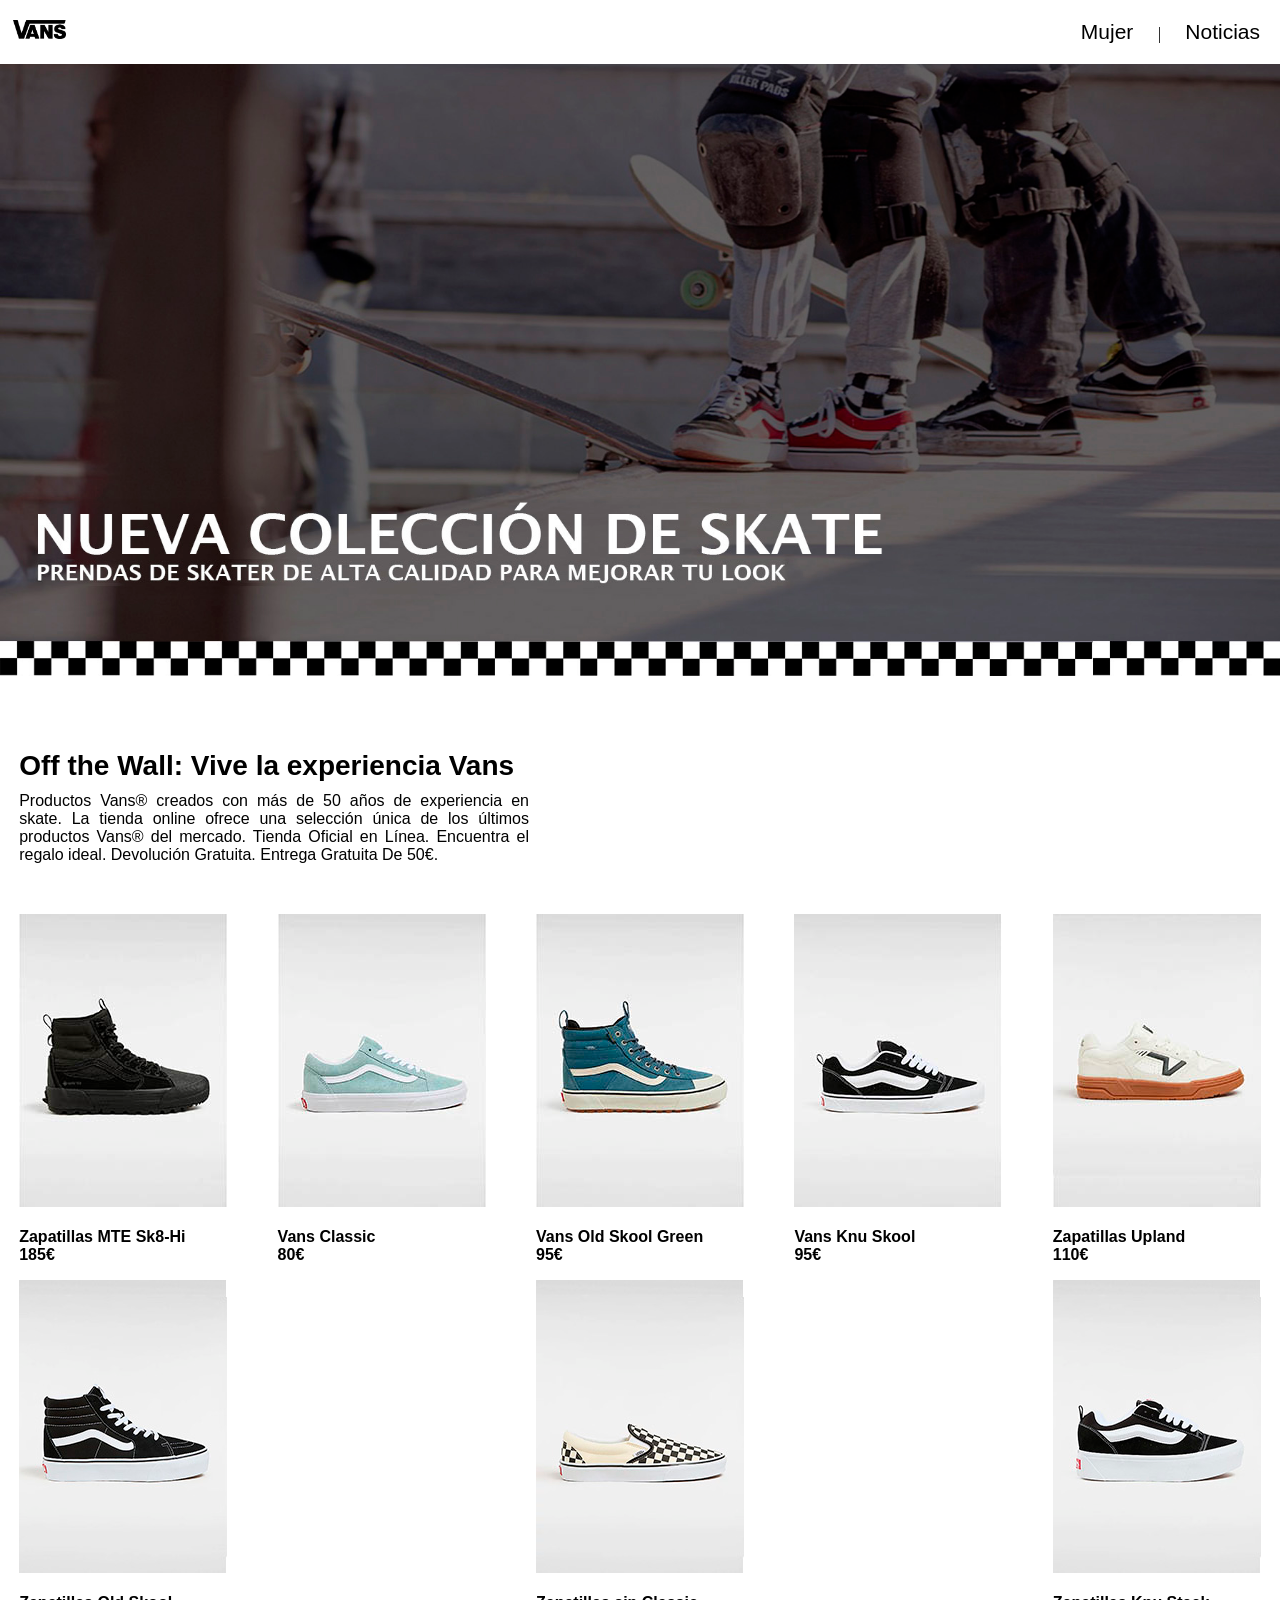
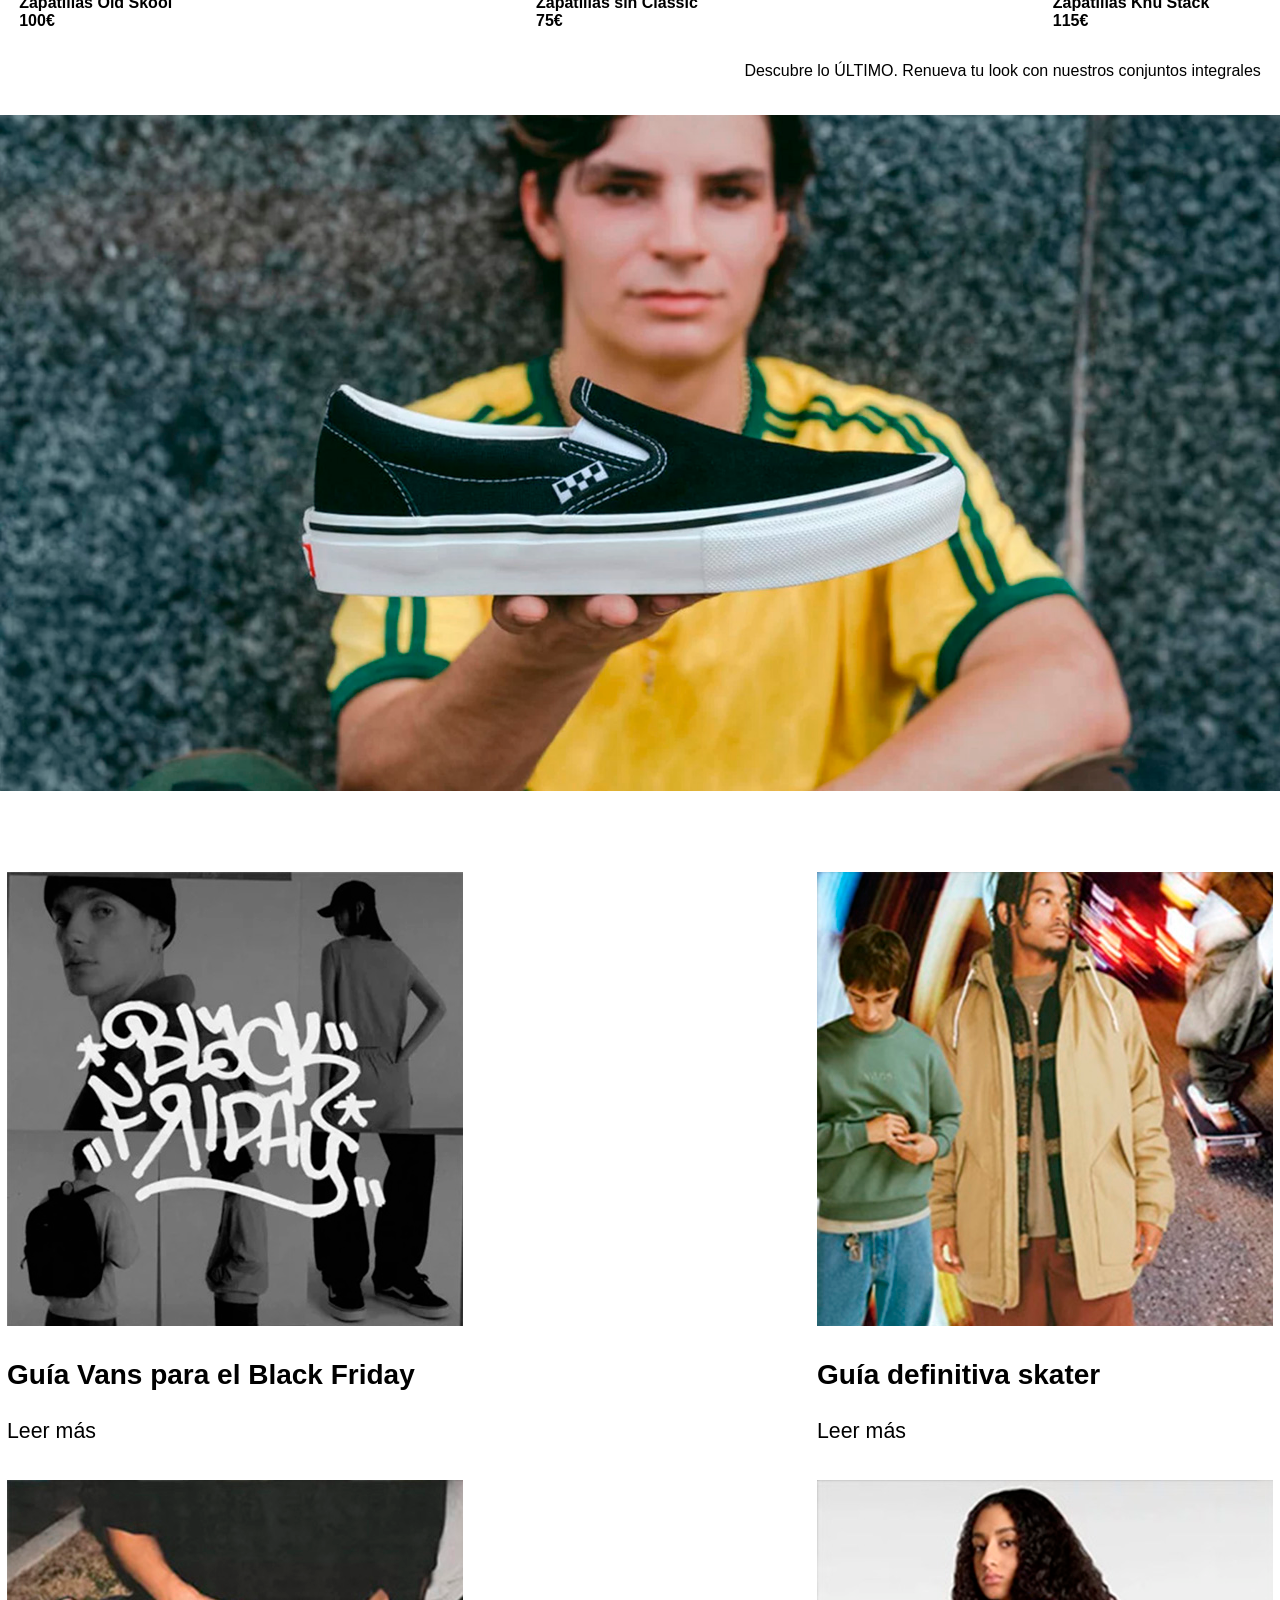
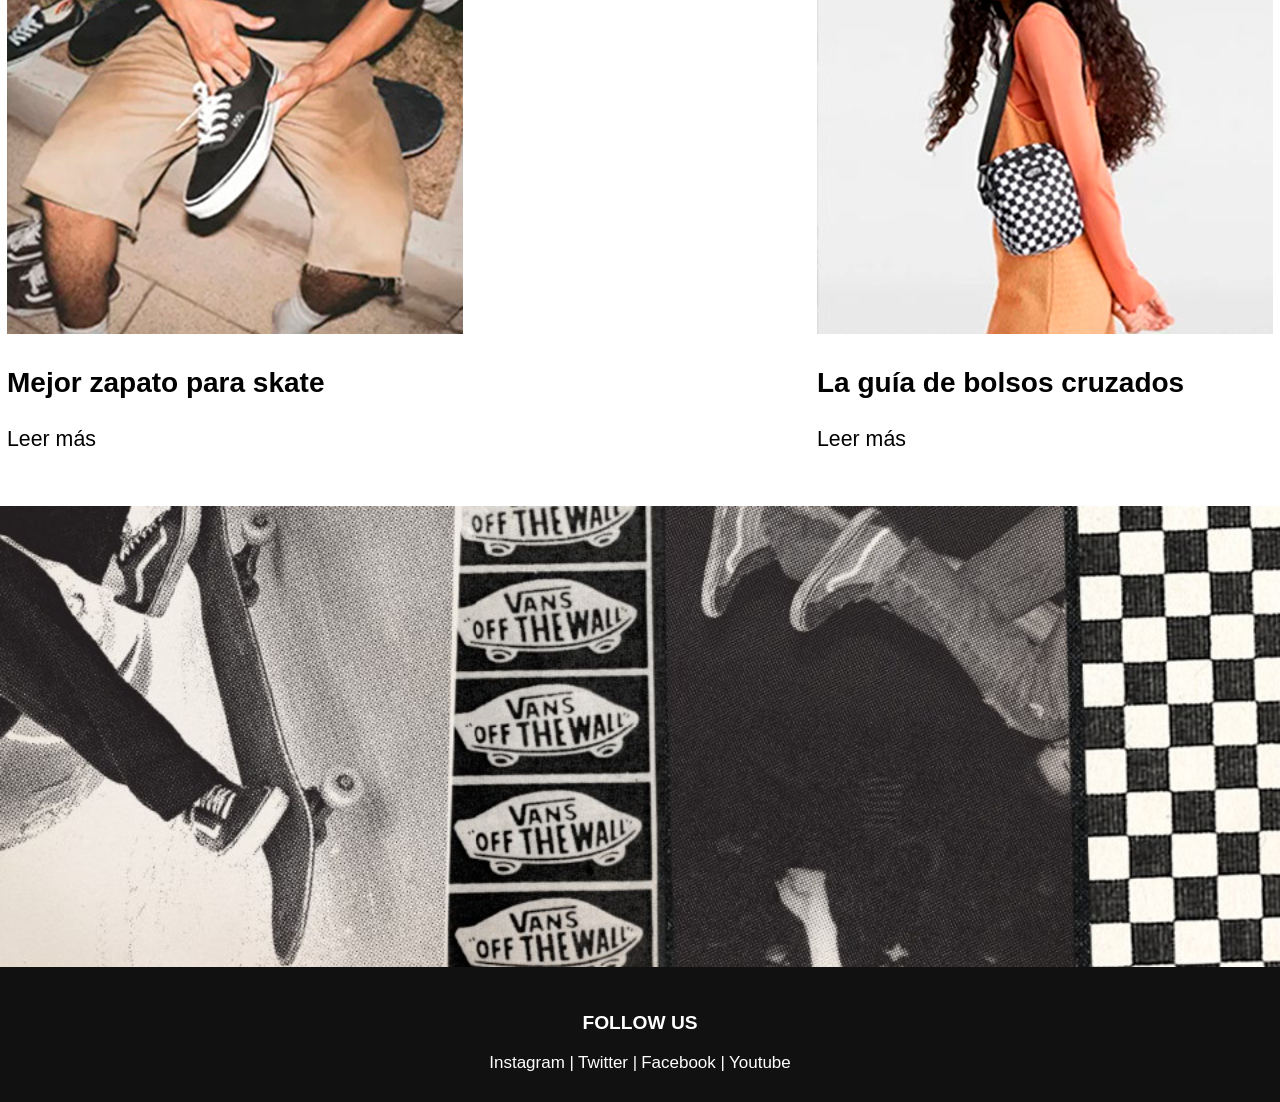
<file: index.html>
<!DOCTYPE html>
<head>
<link rel="stylesheet" type="text/css" href="css nerea vans.css">
<meta charset="utf-8">
<meta name="Vans ES | Calzado, Ropa y Mochilas de Hombre, Mujer y Niños" content="Adéntrate en la nueva colección de invierno en la tienda online oficial de Vans España.">
<meta name="author" content="Nerea">
<title>Vans | ES</title>
<header>
    <nav>
        <div>
            <a href="index.html"><img src="fotos\logo vans.png" class="loguito"></a>
        </div>
        <div>
            <a href="Nerea Mujer Vans.html"> <li class="mujer" ">Mujer</li> </a> |
            <a href="Nerea Noticias Vans.html"> <li class="noticias">Noticias</li> </a>
        </div>
    </nav>
</header>
<body>
    <div>
        <img src="fotos\vans-3.jpg" class="oso">
    </div>
<h2 class="cabra"><b>Off the Wall: Vive la experiencia Vans</b></h2>
<div class="mariposa">
    <p class="nomo">Productos Vans® creados con más de 50 años de experiencia en skate. La tienda online ofrece una selección única de los últimos productos Vans® del mercado. Tienda Oficial en Línea. Encuentra el regalo ideal. Devolución Gratuita. Entrega Gratuita De 50€.</p>
</div>
<a href="Nerea Mujer Vans.html"><div class="delfin">
    <div><img src="fotos\zapato1.jpg">
        <p class="foca"><b>Zapatillas MTE Sk8-Hi <br> 185€</b></p>
    </div>
    <div><img src="fotos\zapato2.jpg">
        <p class="foca"><b>Vans Classic <br> 80€</b></p>
    </div>
    <div><img src="fotos\zapato3.jpg">
        <p class="foca"><b>Vans Old Skool Green <br> 95€</b></p>
    </div>
    <div><img src="fotos\zapato4.jpg">
        <p class="foca"><b>Vans Knu Skool <br> 95€</b></p>
    </div>
    <div><img src="fotos\zapato5.jpg">
        <p class="foca"><b>Zapatillas Upland <br> 110€</b></p>
    </div>
    <div><img src="fotos\zapato6.jpg">
        <p class="foca"><b>Zapatillas Old Skool <br> 100€</b></p>
    </div>
    <div><img src="fotos\zapato7.jpg">
        <p class="foca"><b>Zapatillas sin Classic <br> 75€</b></p>
    </div>
    <div><img src="fotos\zapato8.jpg">
        <p class="foca"><b>Zapatillas Knu Stack <br> 115€</b></p>
    </div>
</div></a>
<div style="display: flex; justify-content: end; width: 100%;">
    <p class="pajaro">Descubre lo ÚLTIMO. Renueva tu look con nuestros conjuntos integrales</p>
</div>
<div>
    <img src="fotos\vans-5.jpg" class="oruga">
</div> 
<a href="Nerea Noticias Vans.html"><div class="rata">
    <div class="mono"><img src="fotos\not1.jpg">
        <p class="mo"><b>Guía Vans para el Black Friday</b></p>
        <p class="lala">Leer más</p>
    </div>
    <div class="mono"><img src="fotos\not2.jpg">
        <p class="mo"><b>Guía definitiva skater</b></p>
        <p class="lala">Leer más</p>
    </div>
    <div class="mono"><img src="fotos\not3.jpg">
        <p class="mo"><b>Mejor zapato para skate</b></p>
        <p class="lala">Leer más</p>
    </div>
    <div class="mono"><img src="fotos\not4.jpg">
        <p class="mo"><b>La guía de bolsos cruzados</b></p>
        <p class="lala">Leer más</p>
    </div>
</div></a>
<div>
    <img src="fotos\386363525_697149859126980_3078320202922459636_n.jpg" class="aves">
</div>
</body>
<footer class="kimi">
    <p class="komo"><b>FOLLOW US</b></p>
       <a href="https://www.instagram.com/vans/" class="kumu">Instagram  |</a> 
       <a href="https://x.com/vans_europe" class="kumu">Twitter  |</a> 
       <a href="https://www.facebook.com/VansEurope" class="kumu">Facebook  |</a> 
       <a href="https://www.youtube.com/user/VansShoes66" class="kumu">Youtube</a>
        </p>
</footer>
</html>
</file>
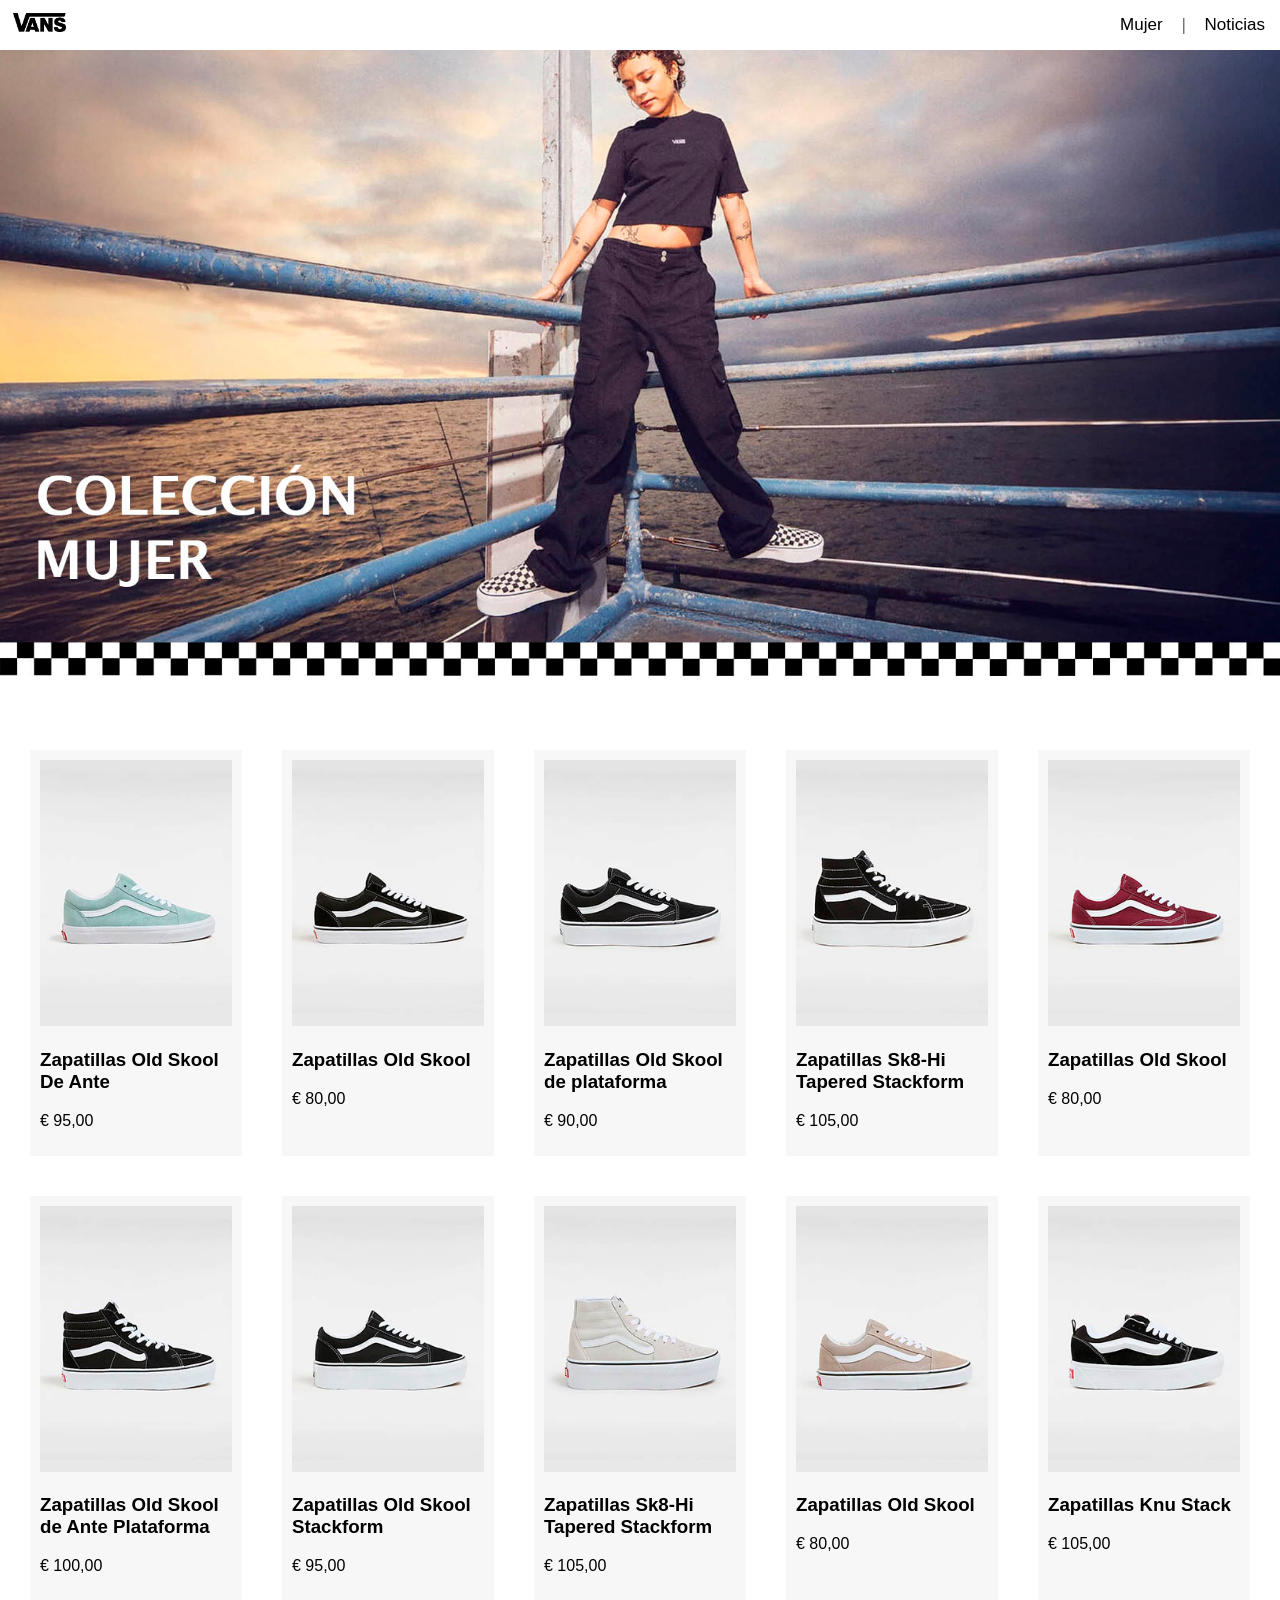
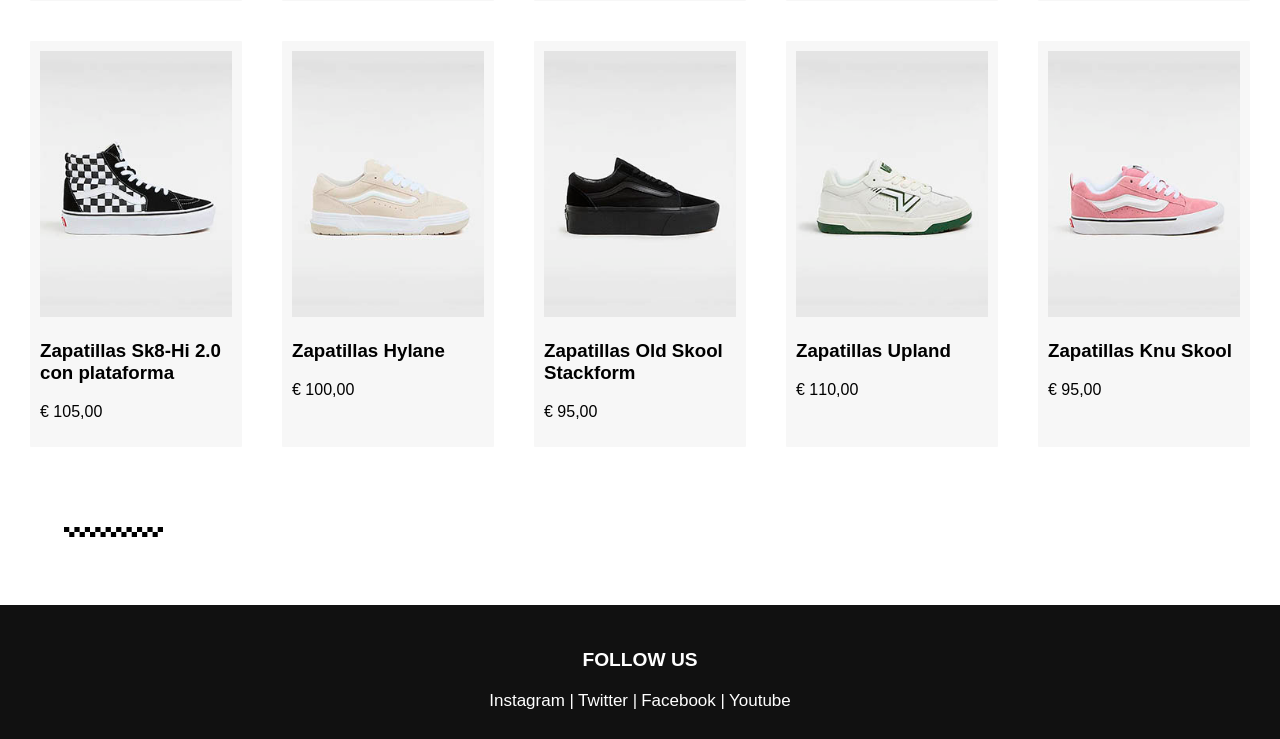
<file: Nerea Mujer Vans.html>
<!DOCTYPE html>
<head>
<link rel="stylesheet" type="text/css" href="css nerea vans.css">
<meta charset="utf-8">
<meta name="Vans ES | Calzado, Ropa y Mochilas de Hombre, Mujer y Niños" content="Adéntrate en la nueva colección de invierno en la tienda online oficial de Vans España.">
<meta name="author" content="Nerea">
<title> Mujer Vans | ES</title>
<header>
    <nav>
        <div>
            <a href="index.html"><img src="fotos\logo vans.png" class="loguito"></a>
        </div>
        <div>
            <a href="Nerea Mujer Vans.html"> <li>Mujer</li> </a> |
            <a href="Nerea Noticias Vans.html"> <li>Noticias</li> </a>
        </div>
    </nav>
</header>
<body>
    <div>
        <img src="fotos\vans-3 222.jpg" class="com">
    </div>

<div class="vaca">
    <div class="perro">
        <img src="fotos\1.jpg" style="width: 100%;"> 
        <h3 class="avestruz">Zapatillas Old Skool De Ante</h3>
        <p class="avestruz">€ 95,00 </p>
    </div>
    <div class="perro">
        <img src="fotos\2.jpg" style="width: 100%;"> 
        <h3 class="avestruz">Zapatillas Old Skool</h3>
        <p class="avestruz">€ 80,00 </p>
    </div>
    <div class="perro">
        <img src="fotos\3.jpg" style="width: 100%;"> 
        <h3 class="avestruz">Zapatillas Old Skool de plataforma</h3>
        <p class="avestruz">€ 90,00 </p>
    </div>
    <div class="perro">
        <img src="fotos\4.jpg" style="width: 100%;"> 
        <h3 class="avestruz">Zapatillas Sk8-Hi Tapered Stackform</h3>
        <p class="avestruz">€ 105,00 </p>
    </div>
    <div class="perro">
        <img src="fotos\5.jpg" style="width: 100%;"> 
        <h3 class="avestruz">Zapatillas Old Skool</h3>
        <p class="avestruz">€ 80,00 </p>
    </div>
    <div class="perro">
        <img src="fotos\6.jpg" style="width: 100%;"> 
        <h3 class="avestruz">Zapatillas Old Skool de Ante Plataforma</h3>
        <p class="avestruz">€ 100,00 </p>
    </div>
    <div class="perro">
        <img src="fotos\7.jpg" style="width: 100%;"> 
        <h3 class="avestruz">Zapatillas Old Skool Stackform</h3>
        <p class="avestruz">€ 95,00 </p>
    </div>
    <div class="perro">
        <img src="fotos\8.jpg" style="width: 100%;"> 
        <h3 class="avestruz">Zapatillas Sk8-Hi Tapered Stackform</h3>
        <p class="avestruz">€ 105,00 </p>
    </div>
    <div class="perro">
        <img src="fotos\9.jpg" style="width: 100%;"> 
        <h3 class="avestruz">Zapatillas Old Skool</h3>
        <p class="avestruz">€ 80,00 </p>
    </div>
    <div class="perro">
        <img src="fotos\10.jpg" style="width: 100%;"> 
        <h3 class="avestruz">Zapatillas Knu Stack</h3>
        <p class="avestruz">€ 105,00 </p>
    </div>
    <div class="perro">
        <img src="fotos\11.jpg" style="width: 100%;"> 
        <h3 class="avestruz">Zapatillas Sk8-Hi 2.0 con plataforma</h3>
        <p class="avestruz">€ 105,00 </p>
    </div>
    <div class="perro">
        <img src="fotos\13.jpg" style="width: 100%;"> 
        <h3 class="avestruz">Zapatillas Hylane</h3>
        <p class="avestruz">€ 100,00 </p>
    </div>
    <div class="perro">
        <img src="fotos\12.jpg" style="width: 100%;"> 
        <h3 class="avestruz">Zapatillas Old Skool Stackform</h3>
        <p class="avestruz">€ 95,00 </p>
    </div>
    <div class="perro">
        <img src="fotos\14.jpg" style="width: 100%;"> 
        <h3 class="avestruz">Zapatillas Upland</h3>
        <p class="avestruz"">€ 110,00 </p>
    </div>
    <div class="perro">
        <img src="fotos\15.jpg" style="width: 100%;"> 
        <h3 class="avestruz">Zapatillas Knu Skool</h3>
        <p class="avestruz">€ 95,00 </p>
    </div>
</div>
</body>
<div>
    <img src="fotos\230830_HP_Checker.png" class="cuadritos">
</div>
<footer class="kimi">
    <p class="komo"><b>FOLLOW US</b></p>
       <a href="https://www.instagram.com/vans/" class="kumu">Instagram  |</a> 
       <a href="https://x.com/vans_europe" class="kumu">Twitter  |</a> 
       <a href="https://www.facebook.com/VansEurope" class="kumu">Facebook  |</a> 
       <a href="https://www.youtube.com/user/VansShoes66" class="kumu">Youtube</a>
        </p>
</footer>
</html>
</file>
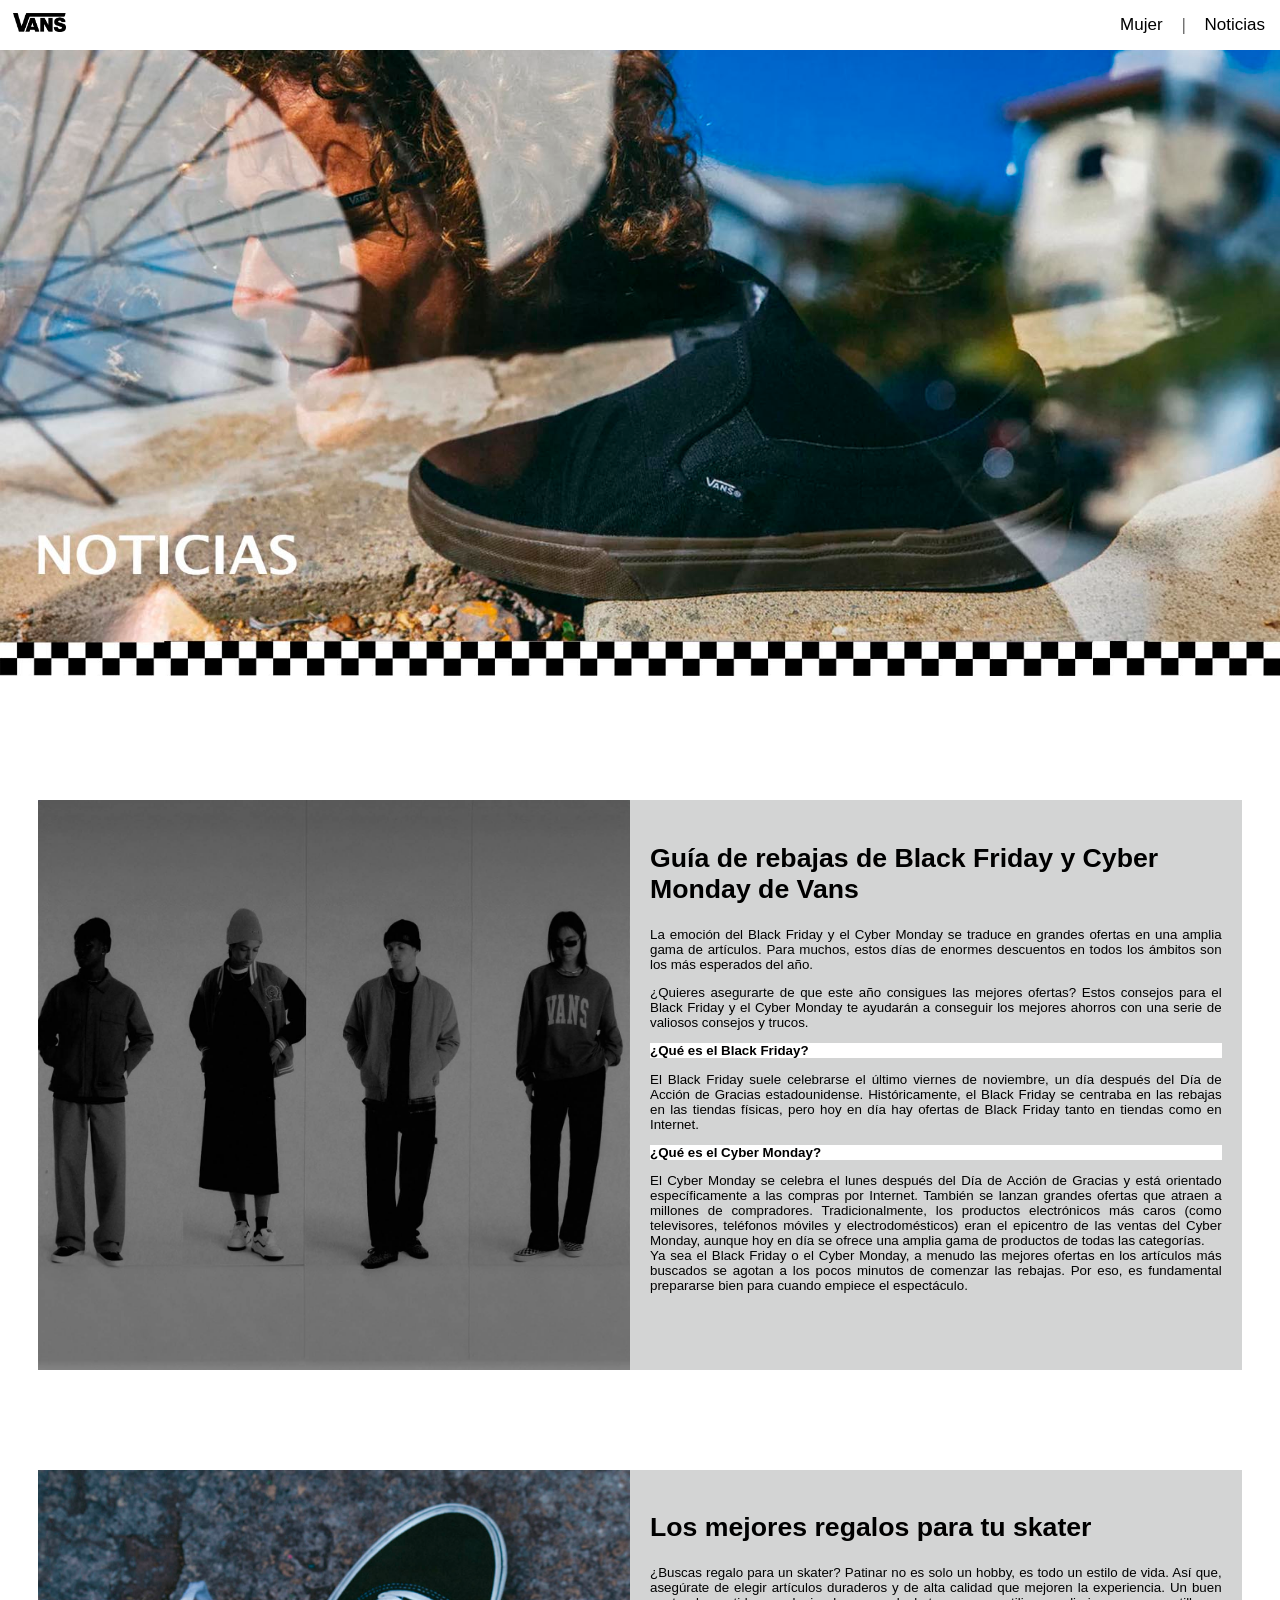
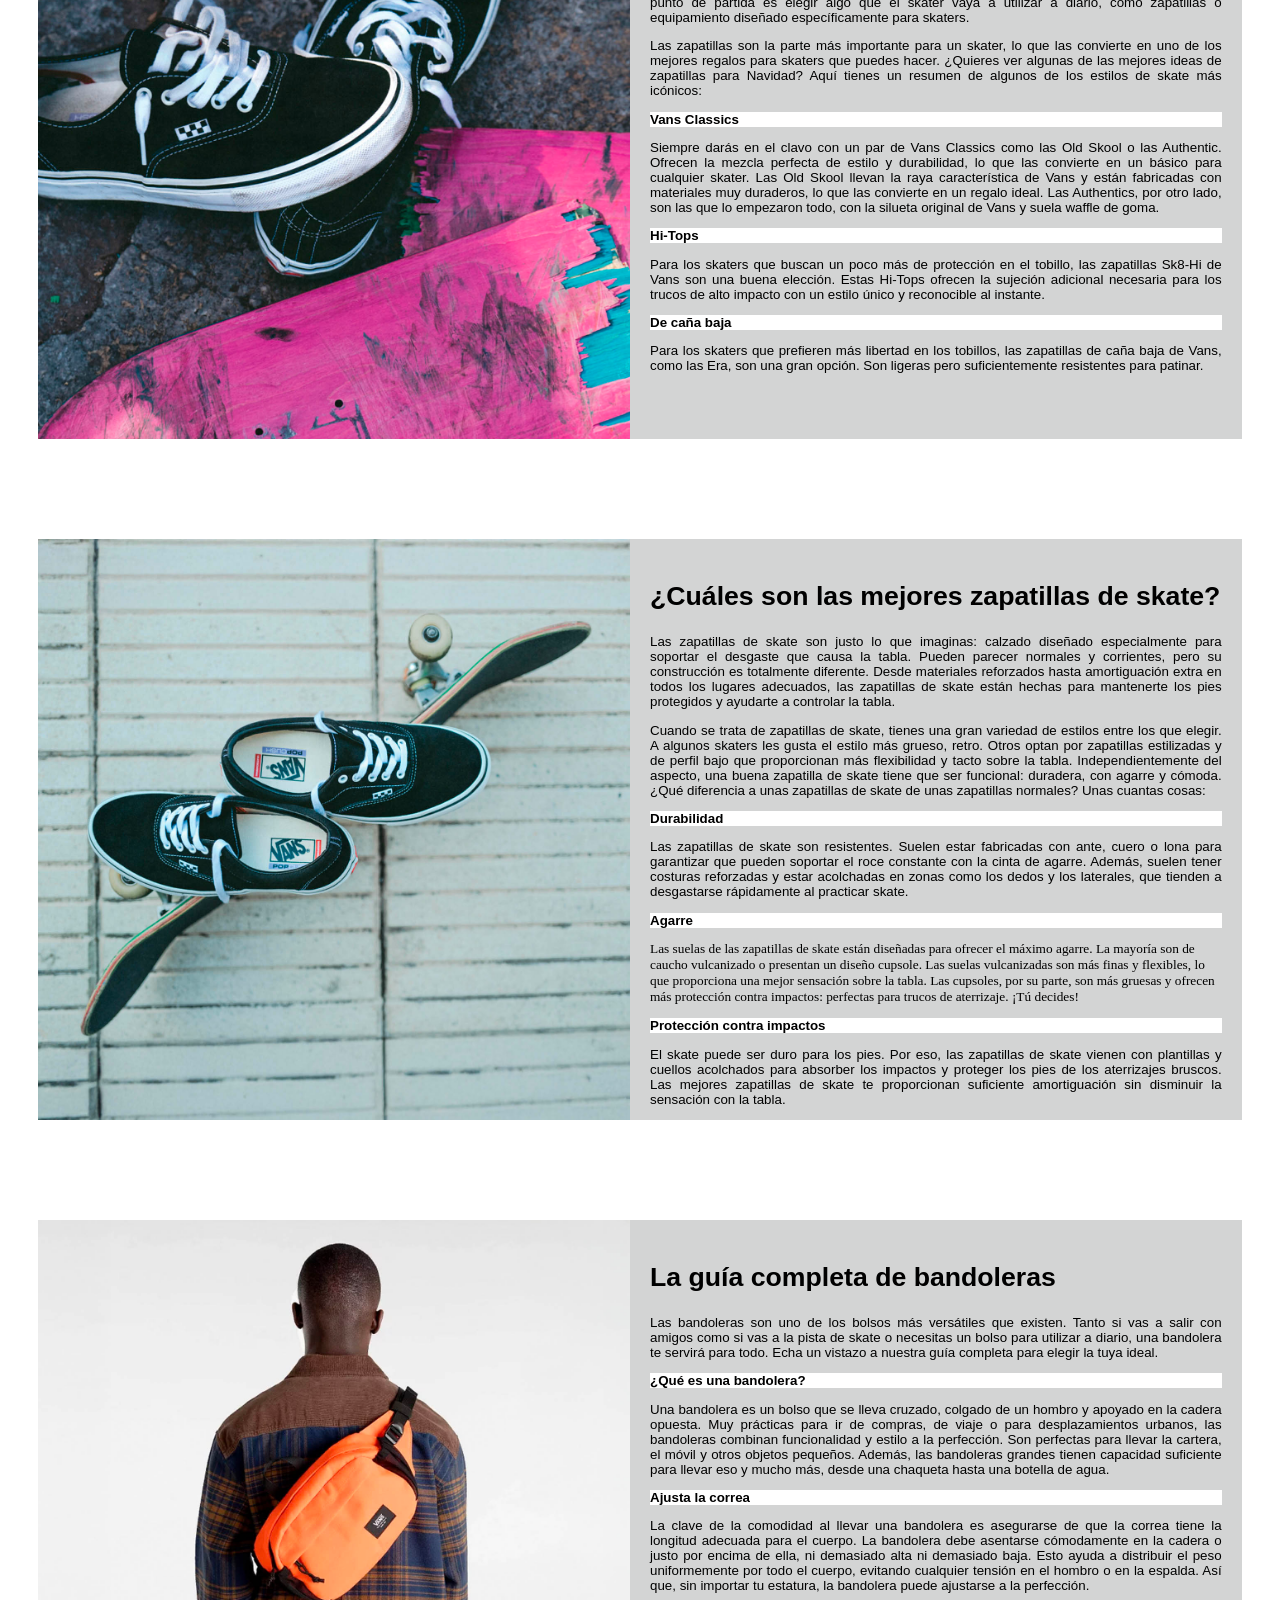
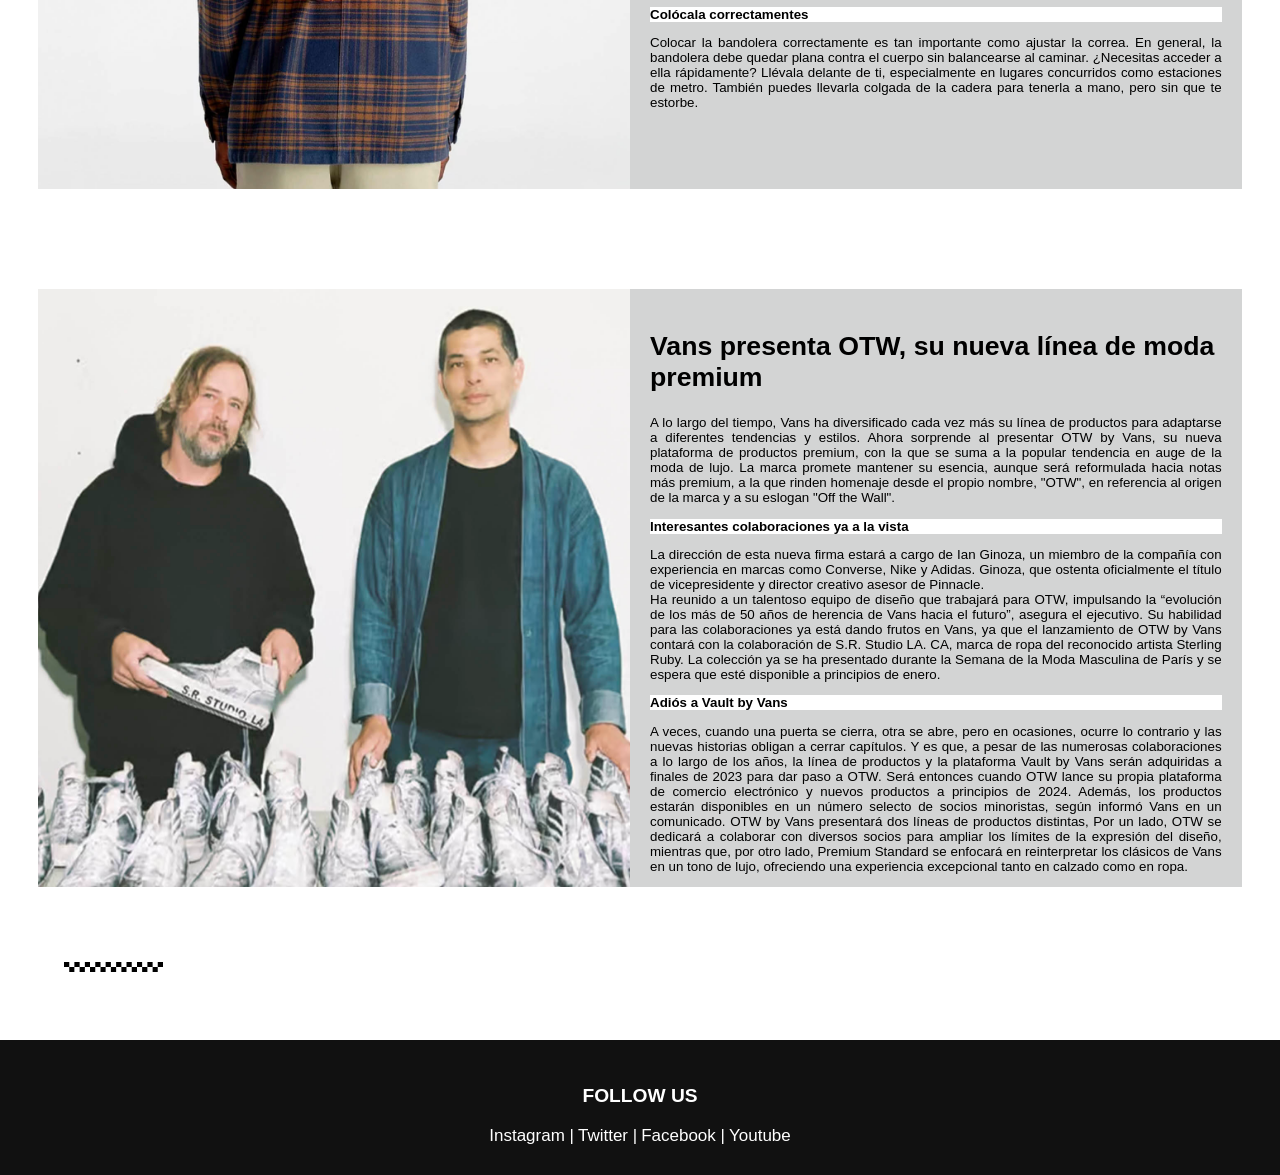
<file: Nerea Noticias Vans.html>
<!DOCTYPE html>
<head>
<link rel="stylesheet" type="text/css" href="css nerea vans.css">
<meta charset="utf-8">
<meta name="Vans ES | Calzado, Ropa y Mochilas de Hombre, Mujer y Niños" content="Adéntrate en la nueva colección de invierno en la tienda online oficial de Vans España.">
<meta name="author" content="Nerea">
<title>Noticias Vans | ES</title>
<header>
    <nav>
        <div>
            <a href="index.html"><img src="fotos\logo vans.png" class="loguito"></a>
        </div>
        <div>
            <a href="Nerea Mujer Vans.html"> <li>Mujer</li> </a> |
            <a href="Nerea Noticias Vans.html"> <li>Noticias</li> </a>
        </div>
    </nav>
</header>
<body>
    <div>
        <img src="fotos\vans-3 333.jpg" class="imagen1">
    </div>
    <div class="gato">
        <img src="fotos\n1.jpg" style="width: 100%; height: 100%;">
        <div class="pez">
            <h2 class="miku"><b>Guía de rebajas de Black Friday y Cyber Monday de Vans</b></h2>
            <p class="medusa">La emoción del Black Friday y el Cyber Monday se traduce en grandes ofertas en una amplia gama de artículos. Para muchos, estos días de enormes descuentos en todos los ámbitos son los más esperados del año.
            <p class="medusa">¿Quieres asegurarte de que este año consigues las mejores ofertas? Estos consejos para el Black Friday y el Cyber Monday te ayudarán a conseguir los mejores ahorros con una serie de valiosos consejos y trucos.</p>
            <p class="ballena"><b>¿Qué es el Black Friday?</b></p>
            <p class="medusa">El Black Friday suele celebrarse el último viernes de noviembre, un día después del Día de Acción de Gracias estadounidense. Históricamente, el Black Friday se centraba en las rebajas en las tiendas físicas, pero hoy en día hay ofertas de Black Friday tanto en tiendas como en Internet.</p>
            <p class="ballena"><b>¿Qué es el Cyber Monday?</b></p>
            <p class="medusa">El Cyber Monday se celebra el lunes después del Día de Acción de Gracias y está orientado específicamente a las compras por Internet. También se lanzan grandes ofertas que atraen a millones de compradores. Tradicionalmente, los productos electrónicos más caros (como televisores, teléfonos móviles y electrodomésticos) eran el epicentro de las ventas del Cyber Monday, aunque hoy en día se ofrece una amplia gama de productos de todas las categorías.<br> Ya sea el Black Friday o el Cyber Monday, a menudo las mejores ofertas en los artículos más buscados se agotan a los pocos minutos de comenzar las rebajas. Por eso, es fundamental prepararse bien para cuando empiece el espectáculo.</p>
        </div>
    </div>
    <div class="gato">
        <img src="fotos\n2.jpg" style="width: 100%; height: 100%;">
        <div class="pez">
            <h2 class="miku"><b>Los mejores regalos para tu skater</b></h2>
            <p class="medusa">¿Buscas regalo para un skater? Patinar no es solo un hobby, es todo un estilo de vida. Así que, asegúrate de elegir artículos duraderos y de alta calidad que mejoren la experiencia. Un buen punto de partida es elegir algo que el skater vaya a utilizar a diario, como zapatillas o equipamiento diseñado específicamente para skaters. </p>
            <p class="medusa">Las zapatillas son la parte más importante para un skater, lo que las convierte en uno de los mejores regalos para skaters que puedes hacer. ¿Quieres ver algunas de las mejores ideas de zapatillas para Navidad? Aquí tienes un resumen de algunos de los estilos de skate más icónicos:</p>
            <p class="ballena"><b>Vans Classics</b></p>
            <p class="medusa">Siempre darás en el clavo con un par de Vans Classics como las Old Skool o las Authentic. Ofrecen la mezcla perfecta de estilo y durabilidad, lo que las convierte en un básico para cualquier skater. Las Old Skool llevan la raya característica de Vans y están fabricadas con materiales muy duraderos, lo que las convierte en un regalo ideal. Las Authentics, por otro lado, son las que lo empezaron todo, con la silueta original de Vans y suela waffle de goma.</p>
            <p class="ballena"><b>Hi-Tops</b></p>
            <p class="medusa">Para los skaters que buscan un poco más de protección en el tobillo, las zapatillas Sk8-Hi de Vans son una buena elección. Estas Hi-Tops ofrecen la sujeción adicional necesaria para los trucos de alto impacto con un estilo único y reconocible al instante.</p>
            <p class="ballena"><b>De caña baja</b></p>
            <p class="medusa">Para los skaters que prefieren más libertad en los tobillos, las zapatillas de caña baja de Vans, como las Era, son una gran opción. Son ligeras pero suficientemente resistentes para patinar.</p>
        </div>
    </div>
    <div class="gato">
        <img src="fotos\n3.jpg" style="width: 100%; height: 100%;">
        <div class="pez">
            <h2 class="miku"><b>¿Cuáles son las mejores zapatillas de skate?</b></h2>
            <p class="medusa">Las zapatillas de skate son justo lo que imaginas: calzado diseñado especialmente para soportar el desgaste que causa la tabla. Pueden parecer normales y corrientes, pero su construcción es totalmente diferente. Desde materiales reforzados hasta amortiguación extra en todos los lugares adecuados, las zapatillas de skate están hechas para mantenerte los pies protegidos y ayudarte a controlar la tabla.</p>
            <p class="medusa">Cuando se trata de zapatillas de skate, tienes una gran variedad de estilos entre los que elegir. A algunos skaters les gusta el estilo más grueso, retro. Otros optan por zapatillas estilizadas y de perfil bajo que proporcionan más flexibilidad y tacto sobre la tabla. Independientemente del aspecto, una buena zapatilla de skate tiene que ser funcional: duradera, con agarre y cómoda. ¿Qué diferencia a unas zapatillas de skate de unas zapatillas normales? Unas cuantas cosas:</p>
            <p class="ballena"><b>Durabilidad</b></p>
            <p class="medusa">Las zapatillas de skate son resistentes. Suelen estar fabricadas con ante, cuero o lona para garantizar que pueden soportar el roce constante con la cinta de agarre. Además, suelen tener costuras reforzadas y estar acolchadas en zonas como los dedos y los laterales, que tienden a desgastarse rápidamente al practicar skate.</p>
            <p class="ballena"><b>Agarre</b></p>
            <p sclass="medusa">Las suelas de las zapatillas de skate están diseñadas para ofrecer el máximo agarre. La mayoría son de caucho vulcanizado o presentan un diseño cupsole. Las suelas vulcanizadas son más finas y flexibles, lo que proporciona una mejor sensación sobre la tabla. Las cupsoles, por su parte, son más gruesas y ofrecen más protección contra impactos: perfectas para trucos de aterrizaje. ¡Tú decides!</p>
            <p class="ballena"><b>Protección contra impactos</b></p>
            <p class="medusa">El skate puede ser duro para los pies. Por eso, las zapatillas de skate vienen con plantillas y cuellos acolchados para absorber los impactos y proteger los pies de los aterrizajes bruscos. Las mejores zapatillas de skate te proporcionan suficiente amortiguación sin disminuir la sensación con la tabla.</p>
        </div>
    </div>
    <div class="gato">
        <img src="fotos\n4.jpg" style="width: 100%; height: 100%;">
        <div class="pez">
            <h2 class="miku"><b>La guía completa de bandoleras</b></h2>
            <p class="medusa">Las bandoleras son uno de los bolsos más versátiles que existen. Tanto si vas a salir con amigos como si vas a la pista de skate o necesitas un bolso para utilizar a diario, una bandolera te servirá para todo. Echa un vistazo a nuestra guía completa para elegir la tuya ideal.</p>
            <p class="ballena"><b>¿Qué es una bandolera?</b></p>
            <p class="medusa">Una bandolera es un bolso que se lleva cruzado, colgado de un hombro y apoyado en la cadera opuesta. Muy prácticas para ir de compras, de viaje o para desplazamientos urbanos, las bandoleras combinan funcionalidad y estilo a la perfección. Son perfectas para llevar la cartera, el móvil y otros objetos pequeños. Además, las bandoleras grandes tienen capacidad suficiente para llevar eso y mucho más, desde una chaqueta hasta una botella de agua.</p>
            <p class="ballena"><b>Ajusta la correa</b></p>
            <p class="medusa">La clave de la comodidad al llevar una bandolera es asegurarse de que la correa tiene la longitud adecuada para el cuerpo. La bandolera debe asentarse cómodamente en la cadera o justo por encima de ella, ni demasiado alta ni demasiado baja. Esto ayuda a distribuir el peso uniformemente por todo el cuerpo, evitando cualquier tensión en el hombro o en la espalda. Así que, sin importar tu estatura, la bandolera puede ajustarse a la perfección.</p>
            <p class="ballena"><b>Colócala correctamentes</b></p>
            <p class="medusa">Colocar la bandolera correctamente es tan importante como ajustar la correa. En general, la bandolera debe quedar plana contra el cuerpo sin balancearse al caminar. ¿Necesitas acceder a ella rápidamente? Llévala delante de ti, especialmente en lugares concurridos como estaciones de metro. También puedes llevarla colgada de la cadera para tenerla a mano, pero sin que te estorbe.</p>
        </div>
    </div>
    <div class="gato">
        <img src="fotos\n5.jpg" style="width: 100%; height: 100%;">
        <div class="pez">
            <h2 class="miku"><b>Vans presenta OTW, su nueva línea de moda premium</b></h2>
            <p class="medusa">A lo largo del tiempo, Vans ha diversificado cada vez más su línea de productos para adaptarse a diferentes tendencias y estilos. Ahora sorprende al presentar OTW by Vans, su nueva plataforma de productos premium, con la que se suma a la popular tendencia en auge de la moda de lujo. La marca promete mantener su esencia, aunque será reformulada hacia notas más premium, a la que rinden homenaje desde el propio nombre, "OTW", en referencia al origen de la marca y a su eslogan "Off the Wall".</p>
            <p class="ballena"><b>Interesantes colaboraciones ya a la vista</b></p>
            <p class="medusa">La dirección de esta nueva firma estará a cargo de Ian Ginoza, un miembro de la compañía con experiencia en marcas como Converse, Nike y Adidas. Ginoza, que ostenta oficialmente el título de vicepresidente y director creativo asesor de Pinnacle. <br> Ha reunido a un talentoso equipo de diseño que trabajará para OTW, impulsando la “evolución de los más de 50 años de herencia de Vans hacia el futuro”, asegura el ejecutivo. Su habilidad para las colaboraciones ya está dando frutos en Vans, ya que el lanzamiento de OTW by Vans contará con la colaboración de S.R. Studio LA. CA, marca de ropa del reconocido artista Sterling Ruby. La colección ya se ha presentado durante la Semana de la Moda Masculina de París y se espera que esté disponible a principios de enero.</p>
            <p class="ballena"><b>Adiós a Vault by Vans</b></p>
            <p class="medusa">A veces, cuando una puerta se cierra, otra se abre, pero en ocasiones, ocurre lo contrario y las nuevas historias obligan a cerrar capítulos. Y es que, a pesar de las numerosas colaboraciones a lo largo de los años, la línea de productos y la plataforma Vault by Vans serán adquiridas a finales de 2023 para dar paso a OTW. Será entonces cuando OTW lance su propia plataforma de comercio electrónico y nuevos productos a principios de 2024. Además, los productos estarán disponibles en un número selecto de socios minoristas, según informó Vans en un comunicado. OTW by Vans presentará dos líneas de productos distintas, Por un lado, OTW se dedicará a colaborar con diversos socios para ampliar los límites de la expresión del diseño, mientras que, por otro lado, Premium Standard se enfocará en reinterpretar los clásicos de Vans en un tono de lujo, ofreciendo una experiencia excepcional tanto en calzado como en ropa.</p>
        </div>
    </div>
<div>
    <img src="fotos\230830_HP_Checker.png" class="cuadritos">
</div>
<footer class="kimi">
    <p class="komo"><b>FOLLOW US</b></p>
        <a href="https://www.instagram.com/vans/" class="kumu">Instagram  |</a> 
        <a href="https://x.com/vans_europe" class="kumu">Twitter  |</a> 
        <a href="https://www.facebook.com/VansEurope" class="kumu">Facebook  |</a> 
        <a href="https://www.youtube.com/user/VansShoes66" class="kumu">Youtube</a>
        </p>
</footer>
</html>
</file>
<file: css nerea vans.css>
body{
    margin: 0;
}
a{
text-decoration: none;
font-family: 'Lucida Sans', 'Lucida Sans Regular', 'Lucida Grande', 'Lucida Sans Unicode', Geneva, Verdana, sans-serif;
color: #000000;
font-size: 17px !important; 
}
li{
display: inline-block;
background-color: #ffffff;
padding: 15px; 
}
li:hover{
display: inline-block;
background-color: #e2e2e2;
padding: 10px;
}
nav{
position: fixed;
top: 0;
left: 0;
right: 0;
background-color: #ffffff;
width: 100%;
display: flex;
justify-content: space-between;
align-items: center;
} 
.imagen1{
    width: 100%; 
    margin-bottom: 20px;
}
.loguito{
    height: 1.5vw;  
    padding-left: 1vw;
}
.mujer{
    font-size:21px; 
    padding: 20px !important;
}
.noticias{
    font-size:21px; 
    padding: 20px !important;
}
.oso{
    width: 100%; 
    margin-bottom: 20px;
}
.cabra{
    margin-left: 1.5vw; 
    margin-top: 50px;
    font-family: 'Lucida Sans', 'Lucida Sans Regular', 'Lucida Grande', 'Lucida Sans Unicode', Geneva, Verdana, sans-serif; 
    font-size: 21pt;
}
.mariposa{
    margin-top: -30px; 
    display: grid; 
    grid-template-columns: 45% 45%; 
    margin-left: 1.5vw; 
    margin-right: 10%;
}
.nomo{
    margin-bottom: 100px; 
    text-align: justify; 
    width: 100%; 
    font-family: 'Lucida Sans', 'Lucida Sans Regular', 'Lucida Grande', 'Lucida Sans Unicode', Geneva, Verdana, sans-serif; 
    margin-bottom: 30px;
}
.delfin{
    display: flex; 
    flex-wrap: wrap; 
    justify-content: space-between; 
    margin-top: 20px; 
    margin-left: 1.5vw; 
    margin-right: 1.5vw;
}
.foca{
    font-family: 'Lucida Sans', 'Lucida Sans Regular', 'Lucida Grande', 'Lucida Sans Unicode', Geneva, Verdana, sans-serif; 
    font-size: 21pt; 
    font-size: medium;
}
.pajaro{
    text-align: justify; 
    font-family: 'Lucida Sans', 'Lucida Sans Regular', 'Lucida Grande', 'Lucida Sans Unicode', Geneva, Verdana, sans-serif; 
    margin-right: 1.5vw;
}
.oruga{
    width: 100%; 
    margin-bottom: 20px; 
    margin-top: 1.5%;
}
.rata{
    display: flex; 
    flex-wrap: wrap; 
    justify-content: space-between; 
    margin-top: 50px;
}
.mono{
    padding: 7px;
}
.mo{
    font-family: 'Lucida Sans', 'Lucida Sans Regular', 'Lucida Grande', 'Lucida Sans Unicode', Geneva, Verdana, sans-serif; 
    font-size: 21pt;
}
.lala{
    font-family: 'Lucida Sans', 'Lucida Sans Regular', 'Lucida Grande', 'Lucida Sans Unicode', Geneva, Verdana, sans-serif; 
    font-size: 16pt;
}
.aves{
    width: 100%; 
    margin-bottom: -6%; 
    margin-top: 2%;
}
.kimi{
    margin-top: 5%; 
    text-align: center; 
    background-color: #111111; 
    padding-bottom: 1%; 
    position: absolute; 
    right: 0; 
    left: 0;
}
.komo{
    font-size: larger;
    font-family: 'Lucida Sans', 'Lucida Sans Regular', 'Lucida Grande', 'Lucida Sans Unicode', Geneva, Verdana, sans-serif; 
    color: #ffffff; 
    padding-top: 2%;
}
.kumu{
    color: white;
}
.com{
    width: 100%; 
    margin-bottom: 20px;
}
.vaca{
    display: flex; 
    margin-top: 30px; 
    flex-wrap: wrap; 
    justify-content: center; 
    margin-bottom: 0px;
}
.perro{
    background-color: rgb(247, 247, 247); 
    border-radius: 1px; width: 15%; 
    margin: 20px; 
    padding: 10px;
}
.avestruz{
    font-family: 'Lucida Sans', 'Lucida Sans Regular', 'Lucida Grande', 'Lucida Sans Unicode', Geneva, Verdana, sans-serif;
}
.cuadritos{
    margin-left: 5%; 
    margin-top: 60px;
}
.gato{
    display: grid; 
    grid-template-columns: 1fr 1fr; 
    gap: 20px; 
    margin-top: 100px; 
    margin-left: 3%; 
    margin-right: 3%; 
    background-color: rgb(211, 212, 212); 
    margin-bottom: 15px;
}
.pez{
    margin-top: 20px; 
    margin-right: 20px; 
    font-size: 10pt;
}
.miku{
    font-family: 'Lucida Sans', 'Lucida Sans Regular', 'Lucida Grande', 'Lucida Sans Unicode', Geneva, Verdana, sans-serif; 
    font-size: 20pt;
}
.medusa{
    font-family: 'Lucida Sans', 'Lucida Sans Regular', 'Lucida Grande', 'Lucida Sans Unicode', Geneva, Verdana, sans-serif;
    text-align: justify;
}
.ballena{
    font-family: 'Lucida Sans', 'Lucida Sans Regular', 'Lucida Grande', 'Lucida Sans Unicode', Geneva, Verdana, sans-serif; 
    background-color: #ffffff;
}
</file>
